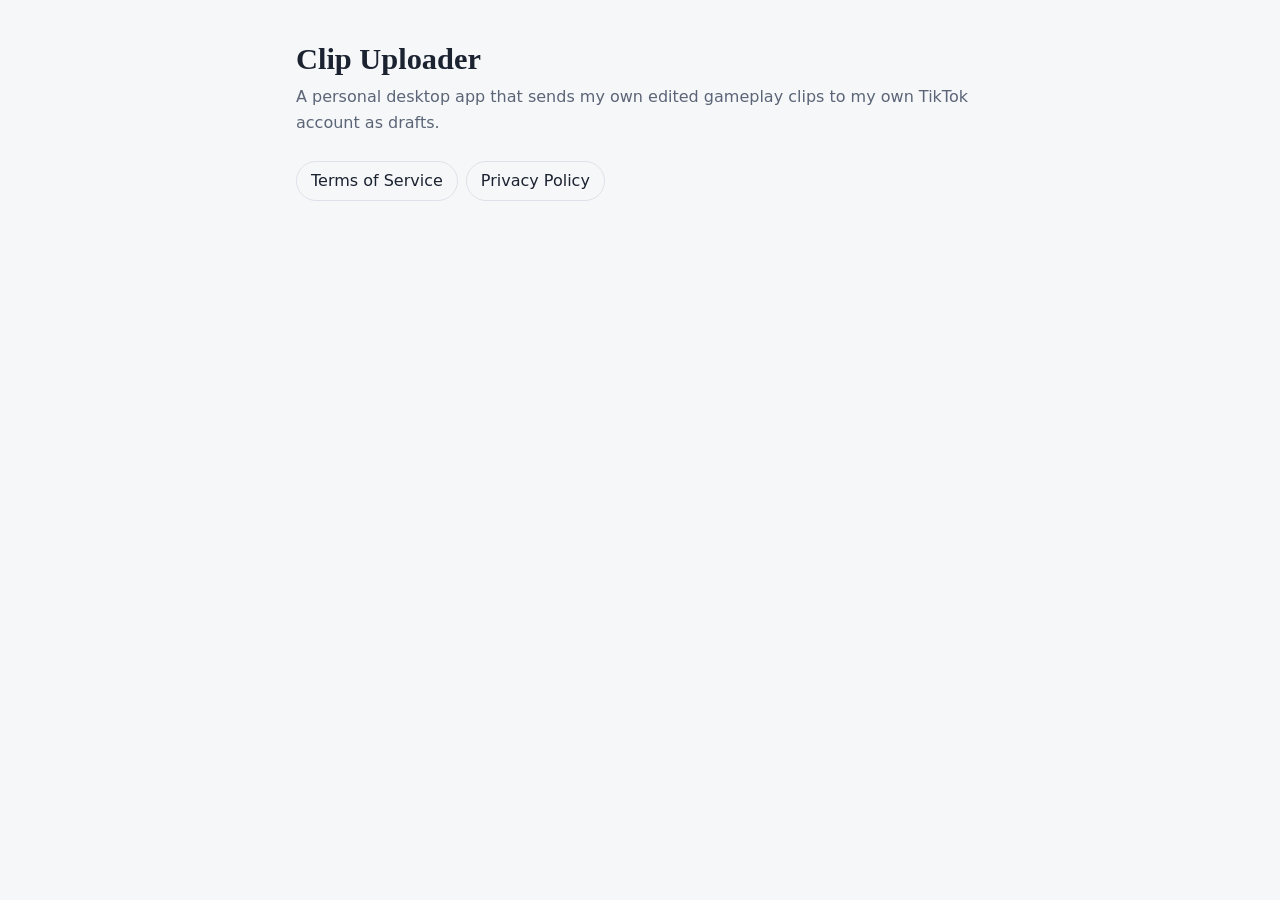
<file: index.html>
﻿<!doctype html>
<html lang="en">
<head>
<meta charset="utf-8">
<meta name="viewport" content="width=device-width, initial-scale=1">
<title>Clip Uploader</title>
<link rel="stylesheet" href="style.css">
</head>
<body>
<div class="wrap">
  <h1>Clip Uploader</h1>
  <p class="sub">A personal desktop app that sends my own edited gameplay clips to my own TikTok account as drafts.</p>
  <nav>
    <a href="terms.html">Terms of Service</a>
    <a href="privacy.html">Privacy Policy</a>
  </nav>
</div>
</body>
</html>
</file>
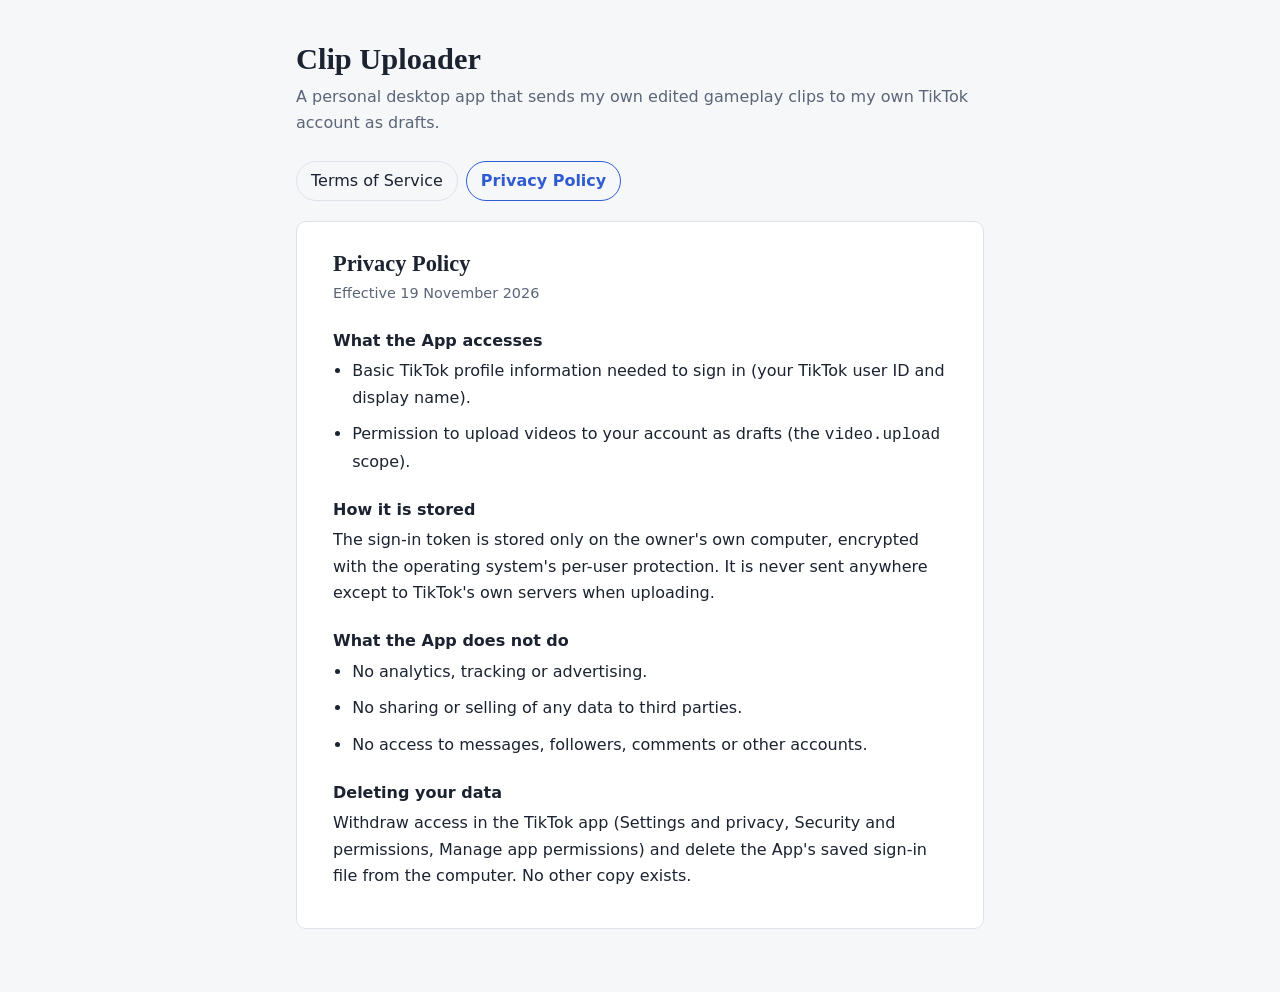
<file: privacy.html>
﻿<!doctype html>
<html lang="en">
<head>
<meta charset="utf-8">
<meta name="viewport" content="width=device-width, initial-scale=1">
<title>Clip Uploader Privacy Policy</title>
<link rel="stylesheet" href="style.css">
</head>
<body>
<div class="wrap">
  <h1>Clip Uploader</h1>
  <p class="sub">A personal desktop app that sends my own edited gameplay clips to my own TikTok account as drafts.</p>
  <nav>
    <a href="terms.html">Terms of Service</a>
    <a href="privacy.html" aria-current="page">Privacy Policy</a>
  </nav>
  <article>
    <h2>Privacy Policy</h2>
    <p class="eff">Effective 19 November 2026</p>
    <h3>What the App accesses</h3>
    <ul>
      <li>Basic TikTok profile information needed to sign in (your TikTok user ID and display name).</li>
      <li>Permission to upload videos to your account as drafts (the <code>video.upload</code> scope).</li>
    </ul>
    <h3>How it is stored</h3>
    <p>The sign-in token is stored only on the owner's own computer, encrypted with the operating system's per-user protection. It is never sent anywhere except to TikTok's own servers when uploading.</p>
    <h3>What the App does not do</h3>
    <ul>
      <li>No analytics, tracking or advertising.</li>
      <li>No sharing or selling of any data to third parties.</li>
      <li>No access to messages, followers, comments or other accounts.</li>
    </ul>
    <h3>Deleting your data</h3>
    <p>Withdraw access in the TikTok app (Settings and privacy, Security and permissions, Manage app permissions) and delete the App's saved sign-in file from the computer. No other copy exists.</p>
  </article>
</div>
</body>
</html>
</file>
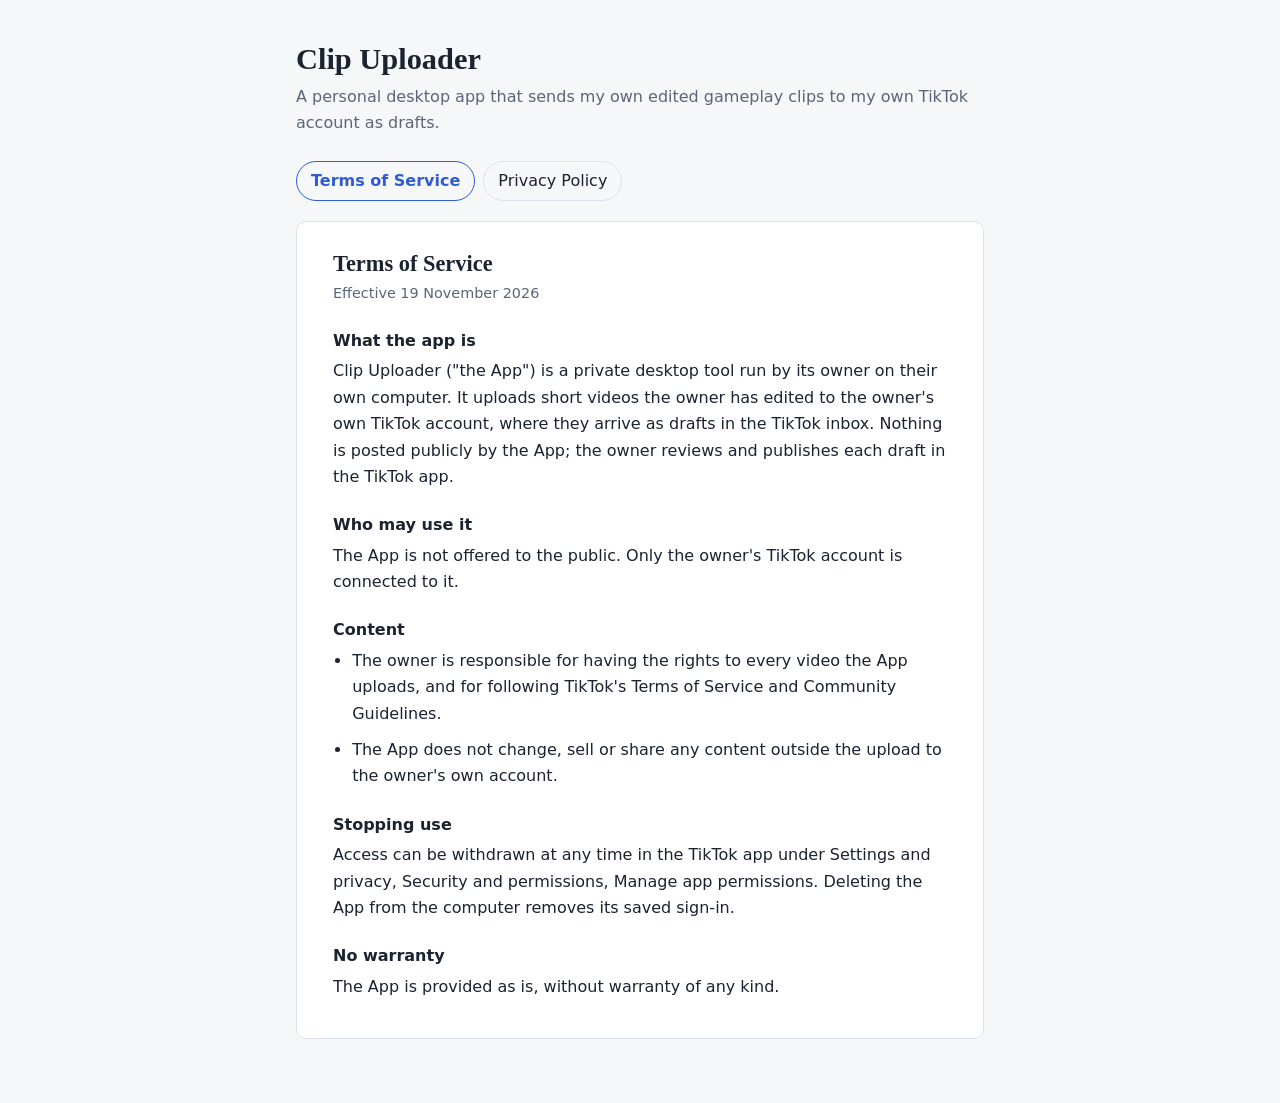
<file: terms.html>
﻿<!doctype html>
<html lang="en">
<head>
<meta charset="utf-8">
<meta name="viewport" content="width=device-width, initial-scale=1">
<title>Clip Uploader Terms of Service</title>
<link rel="stylesheet" href="style.css">
</head>
<body>
<div class="wrap">
  <h1>Clip Uploader</h1>
  <p class="sub">A personal desktop app that sends my own edited gameplay clips to my own TikTok account as drafts.</p>
  <nav>
    <a href="terms.html" aria-current="page">Terms of Service</a>
    <a href="privacy.html">Privacy Policy</a>
  </nav>
  <article>
    <h2>Terms of Service</h2>
    <p class="eff">Effective 19 November 2026</p>
    <h3>What the app is</h3>
    <p>Clip Uploader ("the App") is a private desktop tool run by its owner on their own computer. It uploads short videos the owner has edited to the owner's own TikTok account, where they arrive as drafts in the TikTok inbox. Nothing is posted publicly by the App; the owner reviews and publishes each draft in the TikTok app.</p>
    <h3>Who may use it</h3>
    <p>The App is not offered to the public. Only the owner's TikTok account is connected to it.</p>
    <h3>Content</h3>
    <ul>
      <li>The owner is responsible for having the rights to every video the App uploads, and for following TikTok's Terms of Service and Community Guidelines.</li>
      <li>The App does not change, sell or share any content outside the upload to the owner's own account.</li>
    </ul>
    <h3>Stopping use</h3>
    <p>Access can be withdrawn at any time in the TikTok app under Settings and privacy, Security and permissions, Manage app permissions. Deleting the App from the computer removes its saved sign-in.</p>
    <h3>No warranty</h3>
    <p>The App is provided as is, without warranty of any kind.</p>
  </article>
</div>
</body>
</html>
</file>
<file: style.css>
:root {
  --bg: #f6f7f9; --surface: #ffffff; --fg: #1b2230; --muted: #5b6577; --line: #dde2ea; --accent: #2f5bd3;
  color-scheme: light;
}
@media (prefers-color-scheme: dark) {
  :root { --bg: #12161d; --surface: #191f29; --fg: #e6eaf1; --muted: #9aa5b6; --line: #2a3240; --accent: #8fb0ff; color-scheme: dark; }
}
* { box-sizing: border-box; }
body { margin: 0; background: var(--bg); color: var(--fg); font: 16px/1.65 "Segoe UI", system-ui, -apple-system, sans-serif; }
.wrap { max-width: 720px; margin: 0 auto; padding: 40px max(16px, env(safe-area-inset-right, 0px)) 64px max(16px, env(safe-area-inset-left, 0px)); }
h1, h2 { font-family: Georgia, "Times New Roman", serif; line-height: 1.25; text-wrap: balance; }
h1 { font-size: 1.9rem; margin: 0 0 6px; }
.sub, .eff { color: var(--muted); }
.sub { margin: 0 0 24px; }
nav { display: flex; gap: 8px; flex-wrap: wrap; margin-bottom: 20px; }
nav a { color: var(--fg); text-decoration: none; padding: 6px 14px; border: 1px solid var(--line); border-radius: 999px; }
nav a[aria-current="page"] { border-color: var(--accent); color: var(--accent); font-weight: 600; }
a:focus-visible { outline: 2px solid var(--accent); outline-offset: 2px; }
article { background: var(--surface); border: 1px solid var(--line); border-radius: 10px; padding: 28px clamp(18px, 4vw, 36px); }
article h2 { font-size: 1.4rem; margin: 0 0 4px; }
article h3 { font-size: 1rem; margin: 22px 0 4px; }
article p, article li { margin: 0 0 10px; }
article ul { padding-left: 1.2em; margin: 0 0 10px; }
.eff { font-size: .9rem; margin-bottom: 16px; }
</file>
